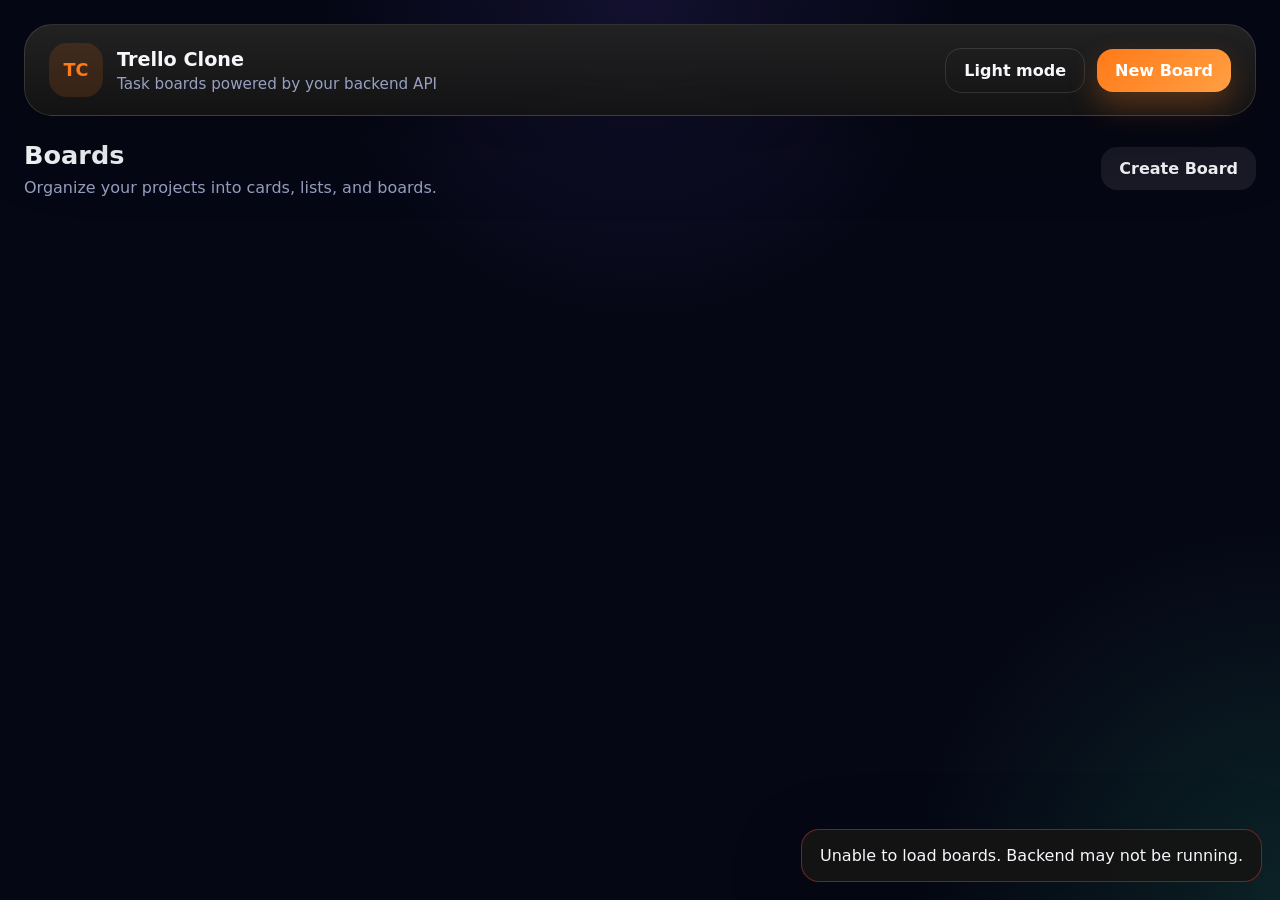
<file: Front-end/index.htm>
<!DOCTYPE html>
<html lang="en">
<head>
  <meta charset="UTF-8" />
  <meta name="viewport" content="width=device-width, initial-scale=1.0" />
  <title>Trello Clone</title>
  <link rel="stylesheet" href="style.css" />
</head>
<body>
  <div class="app-shell">
    <nav class="topbar">
      <div class="brand">
        <div class="brand-mark">TC</div>
        <div>
          <h1>Trello Clone</h1>
          <p>Task boards powered by your backend API</p>
        </div>
      </div>
      <div class="topbar-actions">
        <button id="themeToggle" class="btn btn-ghost" aria-label="Toggle dark light theme">Toggle theme</button>
        <button id="openBoardModal" class="btn btn-primary">New Board</button>
      </div>
    </nav>

    <main class="workspace">
      <section class="dashboard-view" id="dashboardView">
        <header class="section-head">
          <div>
            <h2>Boards</h2>
            <p>Organize your projects into cards, lists, and boards.</p>
          </div>
          <button id="openBoardModalTop" class="btn btn-secondary">Create Board</button>
        </header>

        <div id="boardsGrid" class="boards-grid"></div>
        <div id="emptyBoards" class="empty-state hidden">
          <div class="empty-icon">📌</div>
          <h3>No boards yet</h3>
          <p>Create a board to start planning your workflow.</p>
          <button id="openBoardModalEmpty" class="btn btn-primary">Create your first board</button>
        </div>
      </section>

      <section class="board-detail-view hidden" id="boardDetailView">
        <div class="board-header">
          <button id="backToDashboard" class="btn btn-ghost">← Back</button>
          <div>
            <h2 id="boardTitle">Board</h2>
            <p id="boardSubtitle">Your lists are ready to organize</p>
          </div>
          <button id="openListModal" class="btn btn-primary">New List</button>
        </div>

        <div class="lists-scroll" id="listsContainer"></div>
        <div id="emptyLists" class="empty-state hidden">
          <div class="empty-icon">✨</div>
          <h3>No lists in this board</h3>
          <p>Add a new list to start building your board.</p>
          <button id="openListModalEmpty" class="btn btn-primary">Add a list</button>
        </div>
      </section>
    </main>

    <div class="modal-overlay hidden" id="modalOverlay"></div>

    <dialog id="boardModal" class="modal" aria-modal="true">
      <form id="boardForm" class="modal-card" method="dialog">
        <h3>Create Board</h3>
        <p>Give your board a name to keep your workflow organized.</p>
        <label>
          Board name
          <input type="text" id="boardNameInput" placeholder="e.g. Product Launch" required />
        </label>
        <div class="modal-actions">
          <button type="button" class="btn btn-ghost" data-close>Cancel</button>
          <button type="submit" class="btn btn-primary">Create</button>
        </div>
      </form>
    </dialog>

    <dialog id="listModal" class="modal" aria-modal="true">
      <form id="listForm" class="modal-card" method="dialog">
        <h3>Add List</h3>
        <p>Create a column to organize cards inside this board.</p>
        <label>
          List title
          <input type="text" id="listNameInput" placeholder="e.g. Design" required />
        </label>
        <div class="modal-actions">
          <button type="button" class="btn btn-ghost" data-close>Cancel</button>
          <button type="submit" class="btn btn-primary">Create</button>
        </div>
      </form>
    </dialog>

    <div class="toast-container" id="toastContainer"></div>
    <div class="spinner-overlay hidden" id="spinnerOverlay">
      <div class="spinner"></div>
    </div>
  </div>

  <script src="script.js"></script>
</body>
</html>
</file>
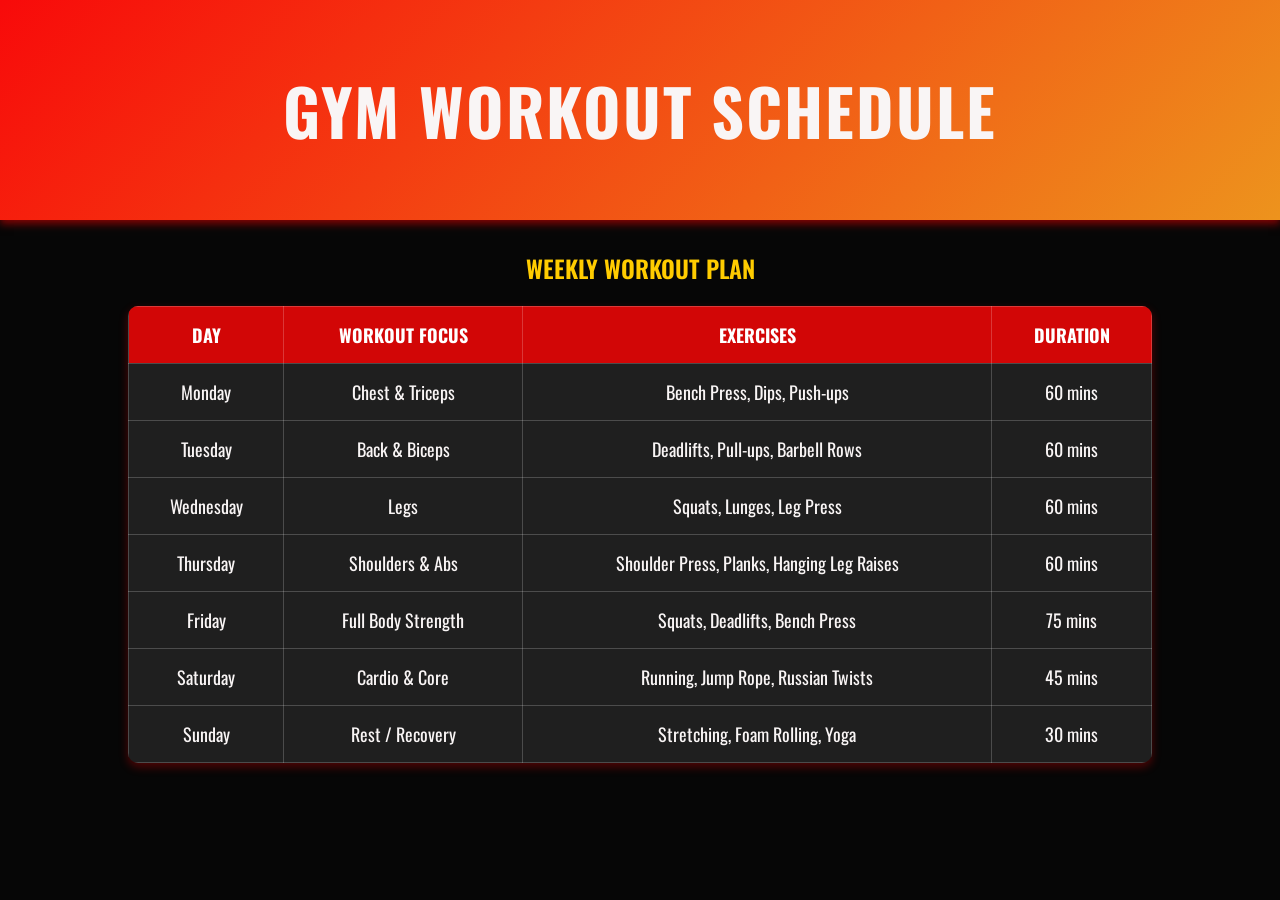
<file: gym/gym.html>
<!DOCTYPE html>
<html lang="en">
<head>
    <meta charset="UTF-8">
    <meta name="viewport" content="width=device-width, initial-scale=1.0">
    <title>Gym Workout Schedule</title>
    <link rel="stylesheet" href="styles.css">
    <script src="script.js"></script>
    <link href="https://fonts.googleapis.com/css2?family=Oswald:wght@300;600&display=swap" rel="stylesheet">
</head>
<body>      

    <header>
        <h1>Gym Workout Schedule</h1>
    </header>

    <section class="schedule">
        <h2>Weekly Workout Plan</h2>
        <table class="fade-in">
            <tr>
                <th>Day</th>
                <th>Workout Focus</th>
                <th>Exercises</th>
                <th>Duration</th>
            </tr>
            <tr>
                <td>Monday</td>
                <td>Chest & Triceps</td>
                <td>Bench Press, Dips, Push-ups</td>
                <td>60 mins</td>
            </tr>
            <tr>
                <td>Tuesday</td>
                <td>Back & Biceps</td>
                <td>Deadlifts, Pull-ups, Barbell Rows</td>
                <td>60 mins</td>
            </tr>
            <tr>
                <td>Wednesday</td>
                <td>Legs</td>
                <td>Squats, Lunges, Leg Press</td>
                <td>60 mins</td>
            </tr>
            <tr>
                <td>Thursday</td>
                <td>Shoulders & Abs</td>
                <td>Shoulder Press, Planks, Hanging Leg Raises</td>
                <td>60 mins</td>
            </tr>
            <tr>
                <td>Friday</td>
                <td>Full Body Strength</td>
                <td>Squats, Deadlifts, Bench Press</td>
                <td>75 mins</td>
            </tr>
            <tr>
                <td>Saturday</td>
                <td>Cardio & Core</td>
                <td>Running, Jump Rope, Russian Twists</td>
                <td>45 mins</td>
            </tr>
            <tr>
                <td>Sunday</td>
                <td>Rest / Recovery</td>
                <td>Stretching, Foam Rolling, Yoga</td>
                <td>30 mins</td>
            </tr>
        </table>
    </section>

</body>
</html>
</file>
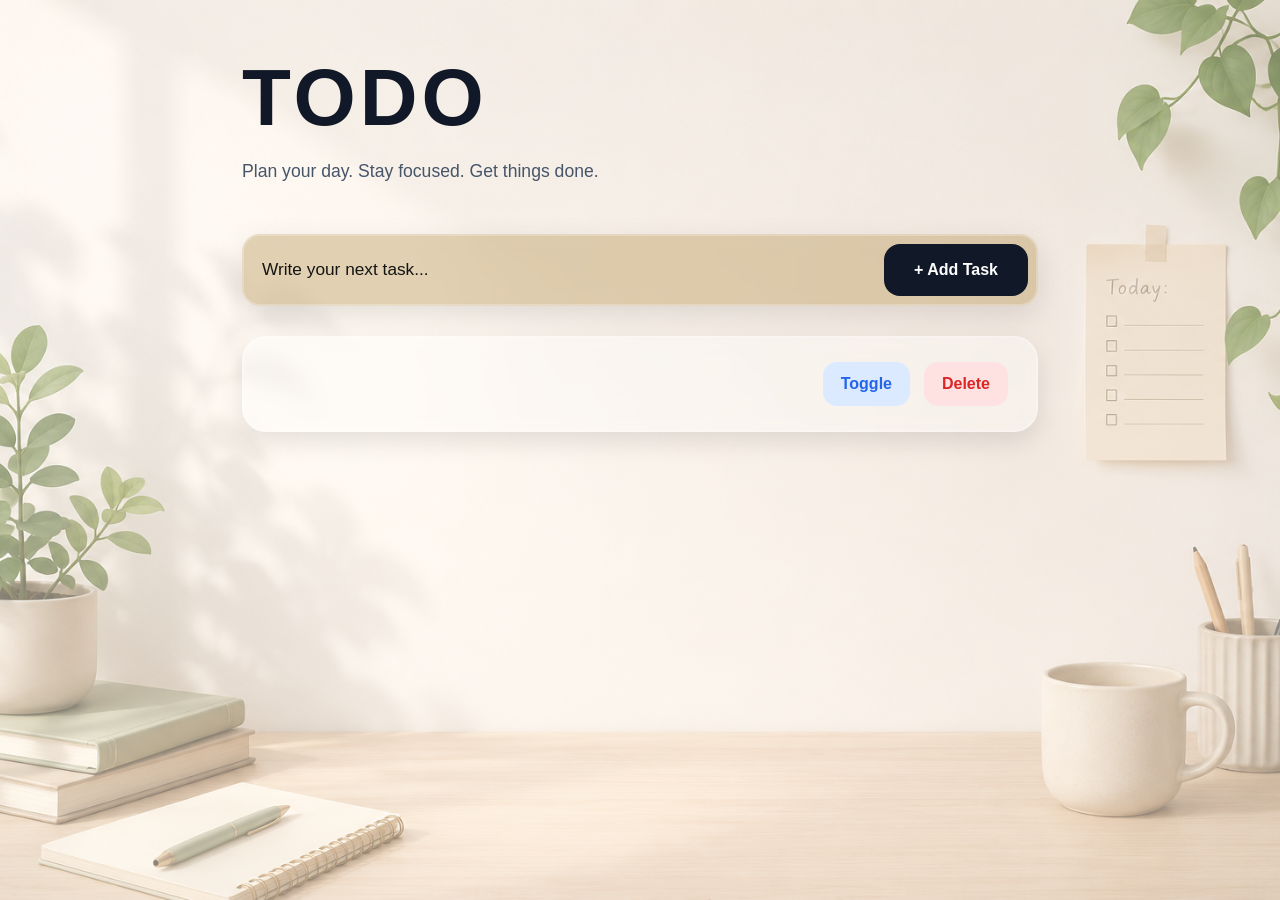
<file: src/main/resources/templates/Tasks.html>
<!DOCTYPE html>
<html lang="en" xmlns:th="http://www.thymeleaf.org">

<head>
    <meta charset="UTF-8">
    <meta name="viewport" content="width=device-width, initial-scale=1.0">

    <link href="https://cdn.jsdelivr.net/npm/bootstrap@5.3.8/dist/css/bootstrap.min.css" rel="stylesheet">

    <title>Todo Application</title>

    <style>

        *{
            margin:0;
            padding:0;
            box-sizing:border-box;
        }

        body{
            min-height:100vh;

            font-family:'Poppins',sans-serif;

            background:
            linear-gradient(
                rgba(255,255,255,0.35),
                rgba(255,255,255,0.45)
            ),
            url('/Media/background.png');

            background-size:cover;
            background-position:center;
            background-repeat:no-repeat;
            background-attachment:fixed;

            color:#1f2937;
        }

        /* MAIN CONTAINER */

        .main-container{
            width:70%;

            min-height:100vh;

            margin:0 auto;

            padding:50px;
        }

        /* HEADER */

        .header-section{
            margin-bottom:50px;
        }

        .todo-title{
            font-size:5rem;

            font-weight:900;

            letter-spacing:4px;

            color:#111827;

            margin-bottom:12px;
        }

        .todo-subtitle{
            font-size:1.1rem;

            color:#475569;
        }

        /* INPUT SECTION */

        .input-wrapper{
            display:flex;

            gap:20px;

            background:rgba(173,136,61,0.35);

            border:2px solid rgba(255,255,255,0.25);

            padding:8px;

            border-radius:18px;

            backdrop-filter:blur(6px);

            box-shadow:
            0 10px 30px rgba(0,0,0,0.10);
        }

        .form-control{
            flex:1;

            border:none !important;

            background:transparent !important;

            color:#111827 !important;

            font-size:1.08rem;

            font-weight:500;

            padding-left:10px;
        }

        .form-control::placeholder{
            color:#141413;
        }

        .form-control:focus{
            box-shadow:none !important;
        }

        /* ADD BUTTON */

        .add-btn{
            border:none;

            padding:14px 30px;

            border-radius:16px;

            background:#111827;

            color:white;

            font-weight:600;

            transition:0.3s;
        }

        .add-btn:hover{
            background:black;

            transform:translateY(-2px);

            box-shadow:
            0 10px 20px rgba(0,0,0,0.15);
        }

        /* TASK LIST */

        .task-list{
            display:flex;

            flex-direction:column;

            gap:22px;

            margin-top:30px;
        }

        /* TASK CARD */

        .task-card{
            display:flex;

            justify-content:space-between;

            align-items:center;

            padding:24px 28px;

            border-radius:24px;

            background:rgba(255,255,255,0.32);

            border:2px solid rgba(255,255,255,0.25);

            backdrop-filter:blur(7px);

            box-shadow:
            0 10px 25px rgba(0,0,0,0.10);

            transition:0.3s;
        }

        .task-card:hover{
            transform:translateY(-5px);

            box-shadow:
            0 15px 35px rgba(0,0,0,0.12);
        }

        .task-title{
            font-size:1.12rem;

            font-weight:600;

            color:#0f172a;

            word-break:break-word;
        }

        .completed{
            text-decoration:line-through;

            opacity:0.45;
        }

        /* BUTTONS */

        .action-buttons{
            display:flex;

            gap:14px;
        }

        .toggle-btn,
        .delete-btn{
            border:none !important;

            padding:10px 18px;

            border-radius:14px;

            font-weight:600;

            transition:0.3s;
        }

        /* TOGGLE BUTTON */

        .toggle-btn{
            background:#dbeafe !important;

            color:#2563eb !important;
        }

        .toggle-btn:hover{
            background:#2563eb !important;

            color:white !important;
        }

        /* DELETE BUTTON */

        .delete-btn{
            background:#fee2e2 !important;

            color:#dc2626 !important;
        }

        .delete-btn:hover{
            background:#ef4444 !important;

            color:white !important;
        }

        /* MOBILE */

        @media(max-width:768px){

            .main-container{
                width:100%;

                padding:35px 20px;
            }

            .todo-title{
                font-size:3rem;
            }

            .input-wrapper{
                flex-direction:column;
            }

            .add-btn{
                width:100%;
            }

            .task-card{
                flex-direction:column;

                align-items:flex-start;

                gap:18px;
            }

            .action-buttons{
                width:100%;
            }

            .toggle-btn,
            .delete-btn{
                width:100%;
            }
        }

    </style>

</head>

<body>

<div class="main-container">

    <!-- HEADER -->

    <div class="header-section">

        <h1 class="todo-title">
            TODO
        </h1>

        <p class="todo-subtitle">
            Plan your day. Stay focused. Get things done.
        </p>

    </div>

    <!-- FORM -->

    <form th:action="@{/}" method="post">

        <div class="input-wrapper">

            <input
                    type="text"
                    name="title"
                    class="form-control"
                    placeholder="Write your next task..."
                    required>

            <button type="submit" class="add-btn">
                + Add Task
            </button>

        </div>

    </form>

    <!-- TASK LIST -->

    <div class="task-list"
         th:if="${tasks != null and !tasks.isEmpty()}">

        <th:block th:each="task : ${tasks}">

            <div class="task-card">

                <span
                        class="task-title"
                        th:classappend="${task.completed} ? 'completed' : ''"
                        th:text="${task.title}">
                </span>

                <div class="action-buttons">

                    <a
                        th:href="@{/{id}/toggle(id=${task.id})}"
                        class="btn toggle-btn">

                        Toggle

                    </a>

                    <a
                        th:href="@{/{id}/delete(id=${task.id})}"
                        class="btn delete-btn">

                        Delete

                    </a>

                </div>

            </div>

        </th:block>

    </div>

</div>

</body>

</html>
</file>
<file: Front-end/style.css>
:root {
  color-scheme: dark;

  --bg: #111111;
  --surface: rgba(28, 28, 28, 0.92);
  --surface-strong: rgba(20, 20, 20, 0.98);
  --surface-soft: rgba(40, 40, 40, 0.72);

  --text: #f5f5f5;
  --muted: #a1a1aa;

  --primary: #ff7a18;
  --primary-hover: #ff8f3c;
  --primary-soft: rgba(255, 122, 24, 0.14);

  --success: #22c55e;
  --danger: #ef4444;

  --border: rgba(255, 255, 255, 0.08);

  --shadow: 0 20px 60px rgba(0, 0, 0, 0.35);

  font-family: Inter, ui-sans-serif, system-ui, sans-serif;
}

html,
body {
  margin: 0;
  min-height: 100%;

  background:
    linear-gradient(rgba(10,10,10,0.82), rgba(10,10,10,0.88)),
    url("https://images.unsplash.com/photo-1516321318423-f06f85e504b3?q=80&w=1920&auto=format&fit=crop");

  background-size: cover;
  background-position: center;
  background-repeat: no-repeat;
  background-attachment: fixed;

  color: var(--text);
}

* {
  box-sizing: border-box;
}

button,
input {
  font: inherit;
}

button {
  cursor: pointer;
}

.hidden {
  display: none !important;
}

.app-shell {
  min-height: 100vh;
  display: flex;
  flex-direction: column;
  padding: 24px;
  gap: 24px;
}

/* ---------- TOPBAR ---------- */

.topbar {
  display: flex;
  align-items: center;
  justify-content: space-between;
  gap: 16px;

  padding: 18px 24px;

  border-radius: 28px;

  background: linear-gradient(
    180deg,
    rgba(35, 35, 35, 0.96),
    rgba(20, 20, 20, 0.92)
  );

  border: 1px solid var(--border);

  backdrop-filter: blur(18px);

  box-shadow: var(--shadow);
}

.brand {
  display: flex;
  align-items: center;
  gap: 14px;
}

.brand-mark {
  width: 54px;
  height: 54px;

  display: grid;
  place-items: center;

  border-radius: 18px;

  background: rgba(255, 122, 24, 0.14);

  color: var(--primary);

  font-weight: 700;
  font-size: 1.1rem;
}

.brand h1 {
  margin: 0;
  font-size: 1.2rem;
}

.brand p {
  margin: 4px 0 0;
  color: var(--muted);
  font-size: 0.95rem;
}

.topbar-actions {
  display: flex;
  align-items: center;
  gap: 12px;
}

/* ---------- SECTION ---------- */

.workspace {
  display: grid;
  gap: 24px;
}

.section-head,
.board-header {
  display: flex;
  align-items: center;
  justify-content: space-between;
  gap: 16px;
  margin-bottom: 20px;
}

.section-head h2,
.board-header h2 {
  margin: 0;
  font-size: clamp(1.6rem, 2vw, 2.1rem);
}

.section-head p,
.board-header p {
  margin: 8px 0 0;
  color: var(--muted);
}

/* ---------- BOARD GRID ---------- */

.boards-grid {
  display: grid;
  grid-template-columns: repeat(auto-fit, minmax(260px, 1fr));
  gap: 20px;
}

.board-card {
  position: relative;

  min-height: 170px;

  padding: 24px;

  border-radius: 30px;

  background: rgba(255, 255, 255, 0.04);

  border: 1px solid rgba(255, 255, 255, 0.06);

  backdrop-filter: blur(16px);

  box-shadow: var(--shadow);

  display: flex;
  flex-direction: column;
  justify-content: space-between;

  transition: 0.25s ease;
}

.board-card:hover {
  transform: translateY(-8px);
  border-color: rgba(255, 122, 24, 0.45);
}

.board-card h3 {
  margin: 0 0 12px;
  font-size: 1.15rem;
}

.board-card p {
  margin: 0;
  color: var(--muted);
  line-height: 1.5;
}

.board-chip {
  display: inline-flex;
  align-items: center;
  gap: 8px;

  padding: 8px 14px;

  border-radius: 999px;

  background: rgba(255, 122, 24, 0.12);

  color: #ffd2ae;

  font-size: 0.9rem;
}

/* ---------- LISTS ---------- */

.board-detail-view {
  padding: 20px 0;
}

.lists-scroll {
  display: flex;
  gap: 18px;
  overflow-x: auto;
  padding-bottom: 10px;
}

.list-column {
  min-width: 300px;
  max-width: 320px;

  flex: 0 0 auto;

  background: rgba(255, 255, 255, 0.05);

  border: 1px solid rgba(255, 255, 255, 0.08);

  border-radius: 28px;

  padding: 18px;

  box-shadow: var(--shadow);
}

.list-column h4 {
  margin: 0 0 14px;
  font-size: 1rem;
}

/* ---------- TASK CARDS ---------- */

.card-list {
  display: grid;
  gap: 14px;
  margin-bottom: 14px;
}

.task-card {
  background: rgba(255, 255, 255, 0.08);

  border: 1px solid rgba(255, 255, 255, 0.08);

  border-radius: 20px;

  padding: 14px 16px;

  transition: 0.2s ease;
}

.task-card:hover {
  transform: translateY(-4px);

  box-shadow: 0 16px 35px rgba(0, 0, 0, 0.24);

  border-color: rgba(255, 122, 24, 0.35);
}

.task-card p {
  margin: 0;
  color: var(--text);
}

/* ---------- INPUT ---------- */

.add-task-box {
  width: 100%;
  display: grid;
  gap: 10px;
  margin-top: 10px;
}

.add-task-box input,
.modal-card input {
  width: 100%;

  border: 1px solid rgba(255, 255, 255, 0.08);

  border-radius: 16px;

  padding: 13px 15px;

  background: rgba(255, 255, 255, 0.05);

  color: var(--text);

  transition: 0.2s ease;
}

.add-task-box input:focus,
.modal-card input:focus {
  outline: none;

  border-color: rgba(255, 122, 24, 0.5);

  box-shadow: 0 0 0 4px rgba(255, 122, 24, 0.08);
}

/* ---------- BUTTONS ---------- */

.btn {
  border: none;

  border-radius: 16px;

  padding: 12px 18px;

  font-weight: 600;

  transition: 0.2s ease;
}

.btn:hover {
  transform: translateY(-2px);
}

.btn-primary {
  background: linear-gradient(
    135deg,
    var(--primary),
    #ff9f43
  );

  color: white;

  box-shadow: 0 14px 30px rgba(255, 122, 24, 0.28);
}

.btn-primary:hover {
  background: linear-gradient(
    135deg,
    var(--primary-hover),
    #ffb25c
  );
}

.btn-secondary {
  background: rgba(255, 255, 255, 0.08);
  color: var(--text);
}

.btn-ghost {
  background: transparent;
  color: var(--text);
  border: 1px solid rgba(255, 255, 255, 0.12);
}

/* ---------- EMPTY ---------- */

.empty-state {
  margin-top: 20px;

  padding: 34px;

  border-radius: 30px;

  background: rgba(255, 255, 255, 0.04);

  border: 1px solid rgba(255, 255, 255, 0.08);

  text-align: center;
}

.empty-icon {
  font-size: 2.5rem;
  margin-bottom: 14px;
}

/* ---------- MODAL ---------- */

.modal-overlay {
  position: fixed;
  inset: 0;

  background: rgba(0, 0, 0, 0.6);

  backdrop-filter: blur(8px);

  z-index: 20;
}

.modal {
  border: none;

  border-radius: 30px;

  width: min(500px, calc(100vw - 40px));

  padding: 0;

  background: transparent;
}

.modal-card {
  display: grid;
  gap: 18px;

  padding: 28px;

  border-radius: 30px;

  background: rgba(18, 18, 18, 0.98);

  border: 1px solid rgba(255, 255, 255, 0.08);

  box-shadow: var(--shadow);
}

.modal-card h3 {
  margin: 0;
}

/* ---------- TOAST ---------- */

.toast-container {
  position: fixed;

  right: 18px;
  bottom: 18px;

  display: grid;
  gap: 12px;

  z-index: 30;
}

.toast {
  min-width: 260px;

  padding: 16px 18px;

  border-radius: 18px;

  background: rgba(20, 20, 20, 0.96);

  border: 1px solid rgba(255, 122, 24, 0.25);

  color: var(--text);

  box-shadow: var(--shadow);

  animation: toastFade 0.4s ease;
}

.toast.success {
  border-color: rgba(34, 197, 94, 0.4);
}

.toast.danger {
  border-color: rgba(239, 68, 68, 0.4);
}

/* ---------- SPINNER ---------- */

.spinner-overlay {
  position: fixed;
  inset: 0;

  display: grid;
  place-items: center;

  background: rgba(0, 0, 0, 0.55);

  z-index: 25;
}

.spinner {
  width: 72px;
  height: 72px;

  border: 8px solid rgba(255, 255, 255, 0.08);

  border-top-color: var(--primary);

  border-radius: 50%;

  animation: spin 1s linear infinite;
}

/* ---------- ANIMATION ---------- */

@keyframes spin {
  to {
    transform: rotate(360deg);
  }
}

@keyframes toastFade {
  from {
    opacity: 0;
    transform: translateY(12px);
  }

  to {
    opacity: 1;
    transform: translateY(0);
  }
}

/* ---------- RESPONSIVE ---------- */

@media (max-width: 900px) {
  .topbar,
  .modal-card,
  .section-head,
  .board-header {
    flex-direction: column;
    align-items: stretch;
  }

  .topbar {
    padding: 18px;
  }
}

@media (max-width: 640px) {
  .app-shell {
    padding: 16px;
  }

  .boards-grid {
    grid-template-columns: 1fr;
  }

  .list-column {
    min-width: 100%;
  }
}
</file>
<file: gym/styles.css>
/* Google Font & General Styling */
body {
    font-family: 'Oswald', sans-serif;
    text-align: center;
    background-color: #060606;
    color: rgb(249, 245, 245);
    margin: 0;
    padding: 0;
}

header {
    background: linear-gradient(135deg, rgb(248, 10, 10), #ed931d);
    padding: 20px;
    font-size: 32px;
    font-weight: 600;
    letter-spacing: 2px;
    text-transform: uppercase;
    box-shadow: 0px 4px 8px rgba(255, 0, 0, 0.5);
}

h2 {
    margin-top: 30px;
    color: #ffcc00;
    font-weight: 600;
    text-transform: uppercase;
}

/* Table Styling */
table {
    width: 80%;
    margin: 20px auto;
    border-collapse: collapse;
    background: rgba(255, 255, 255, 0.1);
    border-radius: 10px;
    overflow: hidden;
    box-shadow: 0px 4px 10px rgba(255, 0, 0, 0.3);
    transition: transform 0.3s ease-in-out;
}

th, td {
    border: 1px solid rgba(255, 255, 255, 0.2);
    padding: 15px;
    text-align: center;
    font-size: 18px;
}

th {
    background-color: rgba(255, 0, 0, 0.8);
    color: #fff;
    text-transform: uppercase;
}

td {
    transition: background 0.3s;
}

td:hover {
    background: rgba(255, 255, 255, 0.2);
}

/* Fade-in Animation */
.fade-in {
    opacity: 0;
    animation: fadeIn 1.5s forwards;
}

@keyframes fadeIn {
    from {
        opacity: 0;
        transform: translateY(-10px);
    }
    to {
        opacity: 1;
        transform: translateY(0);
    }
}

/* Hover Effect */
table:hover {
    transform: scale(1.02);
}
</file>
